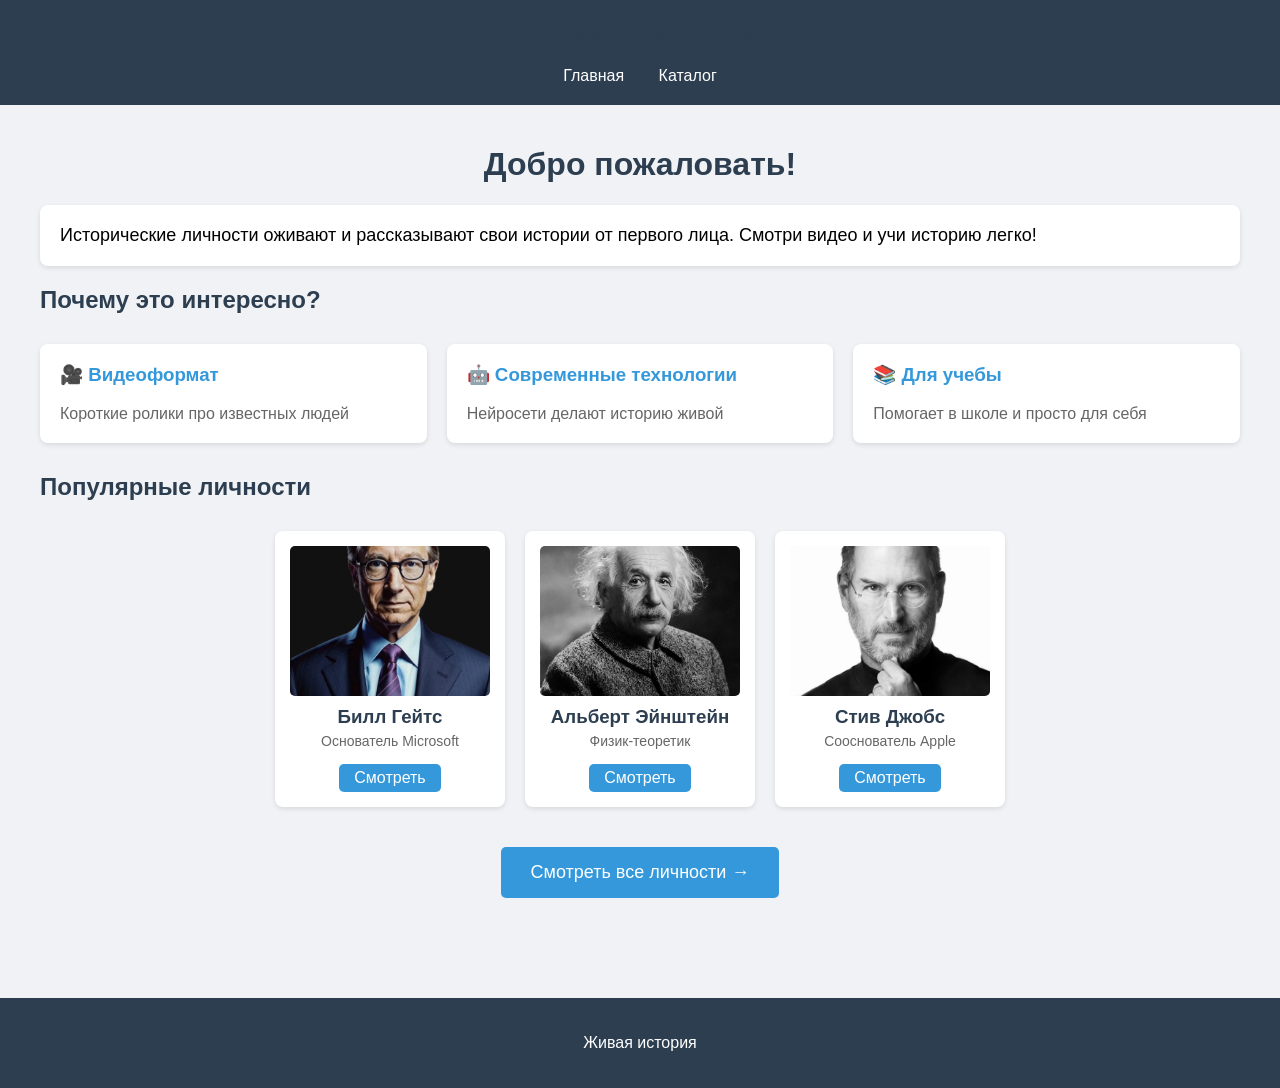
<file: index.html>
<!DOCTYPE html>
<html>
<head>
    <meta charset="UTF-8">
    <title>Живая история</title>
    <link rel="stylesheet" href="style.css">
    <link rel="icon" href="data:image/svg+xml,<svg xmlns='http://www.w3.org/2000/svg' viewBox='0 0 100 100'><circle cx='50' cy='50' r='45' fill='%233498db'/><text x='50' y='70' font-size='70' text-anchor='middle' fill='white'>И</text></svg>">
</head>
<body>

<header>
    <h1>Живая история</h1>
    <nav>
        <a href="index.html">Главная</a>
        <a href="catalog.html">Каталог</a>
    </nav>
</header>

<main>
    <h1>Добро пожаловать!</h1>
    
    <div class="welcome-card">
        <p>Исторические личности оживают и рассказывают свои истории от первого лица. Смотри видео и учи историю легко!</p>
    </div>
    
    <h2>Почему это интересно?</h2>
    
    <div class="features">
        <div class="feature-item">
            <h3>🎥 Видеоформат</h3>
            <p>Короткие ролики про известных людей</p>
        </div>
        
        <div class="feature-item">
            <h3>🤖 Современные технологии</h3>
            <p>Нейросети делают историю живой</p>
        </div>
        
        <div class="feature-item">
            <h3>📚 Для учебы</h3>
            <p>Помогает в школе и просто для себя</p>
        </div>
    </div>
    
    <h2>Популярные личности</h2>
    
    <div class="person-list">
        <div class="person-card">
            <div class="photo-box"><img src="Bill.jpg" alt="Билл Гейтс"></div>
            <h3>Билл Гейтс</h3>
            <p>Основатель Microsoft</p>
            <a href="bill.html" class="small-btn">Смотреть</a>
        </div>
        
        <div class="person-card">
            <div class="photo-box"><img src="einstein.jpg" alt="Альберт Эйнштейн"></div>
            <h3>Альберт Эйнштейн</h3>
            <p>Физик-теоретик</p>
            <a href="einstein.html" class="small-btn">Смотреть</a>
        </div>
        
        <div class="person-card">
            <div class="photo-box"><img src="jobs.jpg" alt="Стив Джобс"></div>
            <h3>Стив Джобс</h3>
            <p>Сооснователь Apple</p>
            <a href="jobs.html" class="small-btn">Смотреть</a>
        </div>
    </div>
    
    <div class="catalog-link">
        <a href="catalog.html" class="big-btn">Смотреть все личности →</a>
    </div>

</main>

<footer>
    <p>Живая история</p>
</footer>

</body>

</html>
</file>
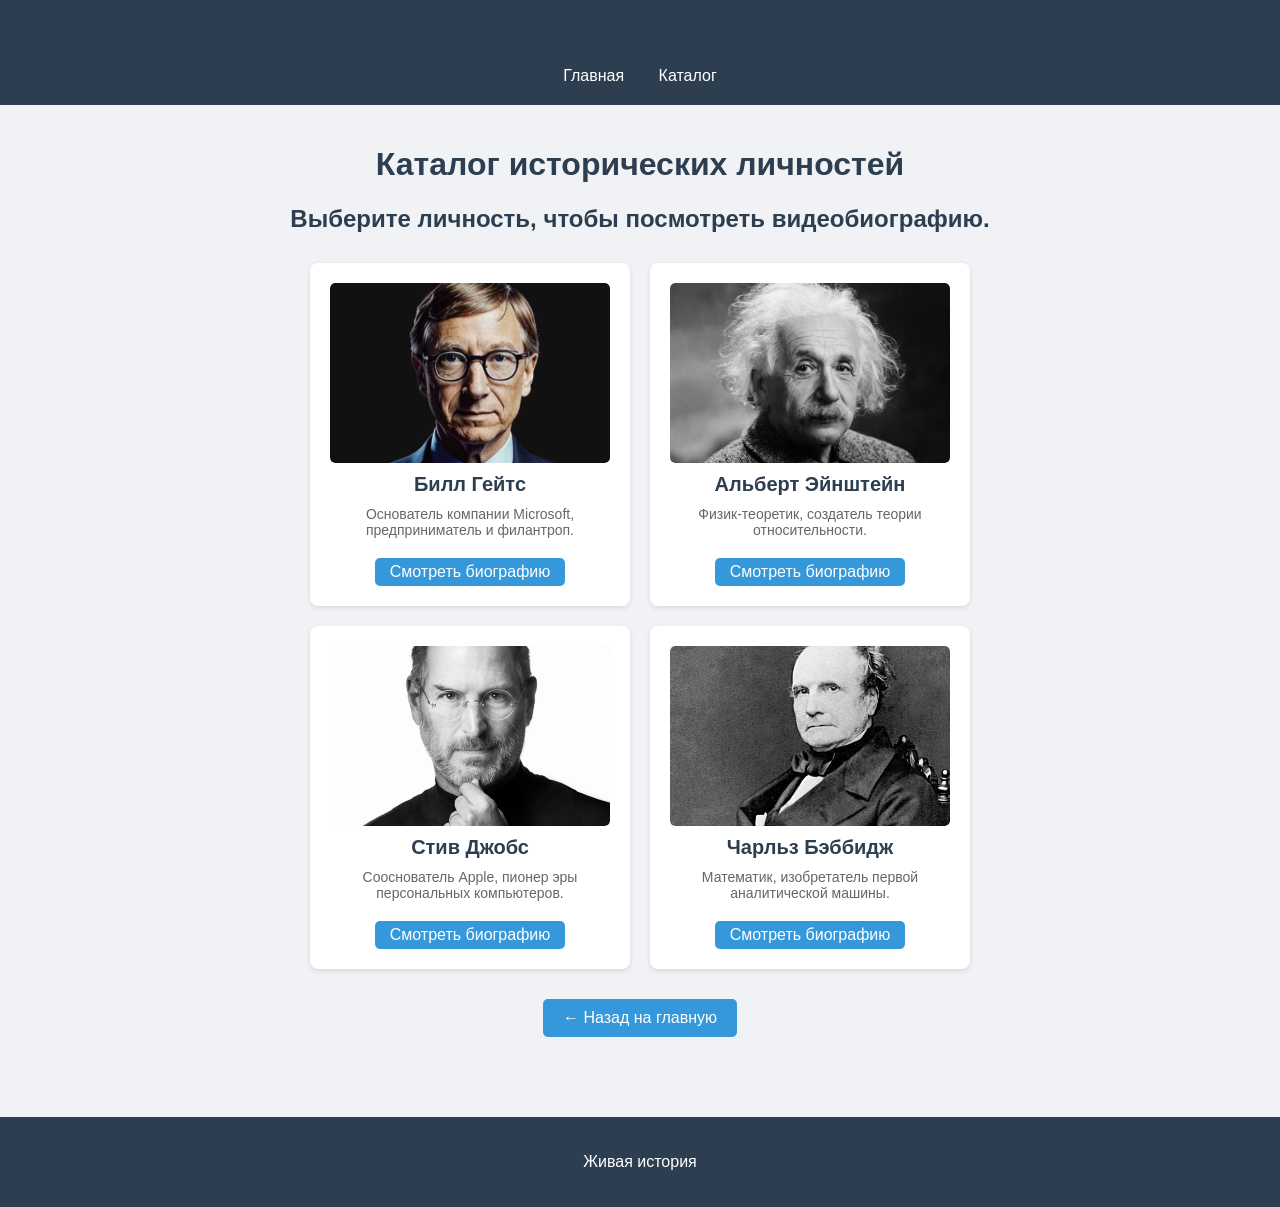
<file: catalog.html>
<!DOCTYPE html>
<html>
<head>
    <meta charset="UTF-8">
    <title>Каталог личностей</title>
    <link rel="stylesheet" href="style.css">
    <link rel="icon" href="data:image/svg+xml,<svg xmlns='http://www.w3.org/2000/svg' viewBox='0 0 100 100'><circle cx='50' cy='50' r='45' fill='%233498db'/><text x='50' y='70' font-size='70' text-anchor='middle' fill='white'>И</text></svg>">
</head>
<body>
<header>
    <h1>Живая история</h1>
    <nav>
        <a href="index.html">Главная</a>
        <a href="catalog.html">Каталог</a>
    </nav>
</header>

<main>
    <h1>Каталог исторических личностей</h1>
    <h2 id="cal">Выберите личность, чтобы посмотреть видеобиографию.</h2>
    
    <div class="catalog-grid">
        
        <div class="row">
            
            <div class="person-card">
                <div class="photo-box">
                    <img src="Bill.jpg" alt="Билл Гейтс">
                </div>
                <h2>Билл Гейтс</h2>
                <p>Основатель компании Microsoft, предприниматель и филантроп.</p>
                <a href="bill.html" class="small-btn">Смотреть биографию</a>
            </div>

            <div class="person-card">
                <div class="photo-box">
                    <img src="einstein.jpg" alt="Альберт Эйнштейн" style="width: 100%; height: 100%; object-fit: cover; border-radius: 5px;">
                </div>
                <h2>Альберт Эйнштейн</h2>
                <p>Физик-теоретик, создатель теории относительности.</p>
                <a href="einstein.html" class="small-btn">Смотреть биографию</a>
            </div>
        </div>

        <div class="row">
            
            <div class="person-card">
                <div class="photo-box">
                    <img src="jobs.jpg" alt="Стив Джобс" style="width: 100%; height: 100%; object-fit: cover; border-radius: 5px;">
                </div>
                <h2>Стив Джобс</h2>
                <p>Сооснователь Apple, пионер эры персональных компьютеров.</p>
                <a href="jobs.html" class="small-btn">Смотреть биографию</a>
            </div>

            <div class="person-card">
                <div class="photo-box">
                    <img src="babbage.jpg" alt="Чарльз Бэббидж" style="width: 100%; height: 100%; object-fit: cover; border-radius: 5px;">
                </div>
                <h2>Чарльз Бэббидж</h2>
                <p>Математик, изобретатель первой аналитической машины.</p>
                <a href="babbage.html" class="small-btn">Смотреть биографию</a>
            </div>
        </div>

    </div>

    <div class="back-link">
        <a href="index.html" class="back-btn">← Назад на главную</a>
    </div>
    
</main>

<footer>
    <p>Живая история</p>
</footer>

</body>

</html>
</file>
<file: style.css>
body {
    background: #f0f2f5;
    font-family: Arial;
    margin: 0;
}

header {
    background: #2c3e50;
    color: white;
    padding: 20px;
    text-align: center;
}

header h1 {
    margin: 0 0 10px 0;
}

nav a {
    color: white;
    margin: 0 15px;
    text-decoration: none;
}

nav a:hover {
    color: #3498db;
}

main {
    max-width: 1200px;
    margin: 0 auto;
    padding: 20px;
}

h1, h2 {
    color: #2c3e50;
}

h1 {
    text-align: center;
}

.welcome-card {
    background: white;
    border-radius: 8px;
    padding: 20px;
    box-shadow: 0 2px 5px rgba(0,0,0,0.1);
    margin: 20px 0;
}

.welcome-card p {
    font-size: 18px;
    margin: 0;
}

.features {
    display: flex;
    gap: 20px;
    margin: 30px 0;
}

.feature-item {
    background: white;
    padding: 20px;
    border-radius: 8px;
    box-shadow: 0 2px 5px rgba(0,0,0,0.1);
    flex: 1;
}

.feature-item h3 {
    color: #3498db;
    margin-top: 0;
}

.feature-item p {
    margin-bottom: 0;
    color: #666;
}

.person-list {
    display: flex;
    gap: 20px;
    margin: 30px 0;
    justify-content: center;
}

.person-card {
    background: white;
    padding: 15px;
    border-radius: 8px;
    box-shadow: 0 2px 5px rgba(0,0,0,0.1);
    width: 200px;
    text-align: center;
}

.person-card img {
    width: 100%;
    height: 100%;
    object-fit: cover;
    border-radius: 5px;
}

.person-card h3 {
    margin: 10px 0 5px 0;
    color: #2c3e50;
}

.person-card p {
    color: #666;
    font-size: 14px;
    margin: 5px 0;
}

.photo-box {
    background: #ecf0f1;
    height: 150px;
    border-radius: 5px;
    display: flex;
    align-items: center;
    justify-content: center;
    color: #7f8c8d;
}

.small-btn {
    background: #3498db;
    color: white;
    padding: 5px 15px;
    text-decoration: none;
    border-radius: 5px;
    display: inline-block;
    margin-top: 10px;
}

.small-btn:hover {
    background: #2980b9;
}

.catalog-link {
    text-align: center;
    margin: 40px 0;
}

.big-btn {
    background: #3498db;
    color: white;
    padding: 15px 30px;
    text-decoration: none;
    border-radius: 5px;
    display: inline-block;
    font-size: 18px;
}

.big-btn:hover {
    background: #2980b9;
}

footer {
    background: #2c3e50;
    color: white;
    text-align: center;
    padding: 20px;
    margin-top: 40px;
}

.bio-container {
    display: flex;
    gap: 30px;
    margin: 30px 0;
}

.video-box {
    flex: 1;
}

.video-box video {
    width: 100%;
    border-radius: 8px;
}

.bio-text {
    flex: 1;
    background: white;
    padding: 25px;
    border-radius: 8px;
    color: black;
    max-height: 500px;
    overflow-y: auto;
}

.bio-text h2 {
    color: #2c3e50;
    margin-top: 0;
}

.bio-text p {
    line-height: 1.6;
}

.back-link {
    text-align: center;
    margin: 20px 0;
}

.back-btn {
    background: #3498db;
    color: white;
    padding: 10px 20px;
    text-decoration: none;
    border-radius: 5px;
    display: inline-block;
}

.back-btn:hover {
    background: #2980b9;
}

.catalog-grid {
    display: flex;
    flex-direction: column;
    gap: 20px;
    margin: 30px 0;
}

.catalog-grid .row {
    display: flex;
    gap: 20px;
    justify-content: center;
}

.catalog-grid .person-card {
    background: white;
    padding: 20px;
    border-radius: 8px;
    box-shadow: 0 2px 5px rgba(0,0,0,0.1);
    width: 280px;
    text-align: center;
}

.catalog-grid .person-card h2 {
    font-size: 20px;
    margin: 10px 0 5px 0;
    color: #2c3e50;
}

.catalog-grid .person-card p {
    color: #666;
    font-size: 14px;
    margin: 10px 0;
}

.catalog-grid .photo-box {
    background: #ecf0f1;
    height: 180px;
    border-radius: 5px;
    display: flex;
    align-items: center;
    justify-content: center;
    color: #7f8c8d;
    margin-bottom: 10px;
}

#cal {
    text-align: center;
}

.catalog-grid .photo-box {
    display: flex;
    align-items: center;
    justify-content: center;
    background: #ecf0f1;
    height: 180px;
    border-radius: 5px;
    margin-bottom: 10px;
    overflow: hidden;
}

.catalog-grid .photo-box img {
    width: 100%;
    height: 100%;
    object-fit: cover;
    object-position: center;
    display: block;
}
.catalog-grid .photo-box img {
    width: 100%;
    height: 100%;
    object-fit: cover;
    object-position: center 20%;
    display: block;
}
</file>
